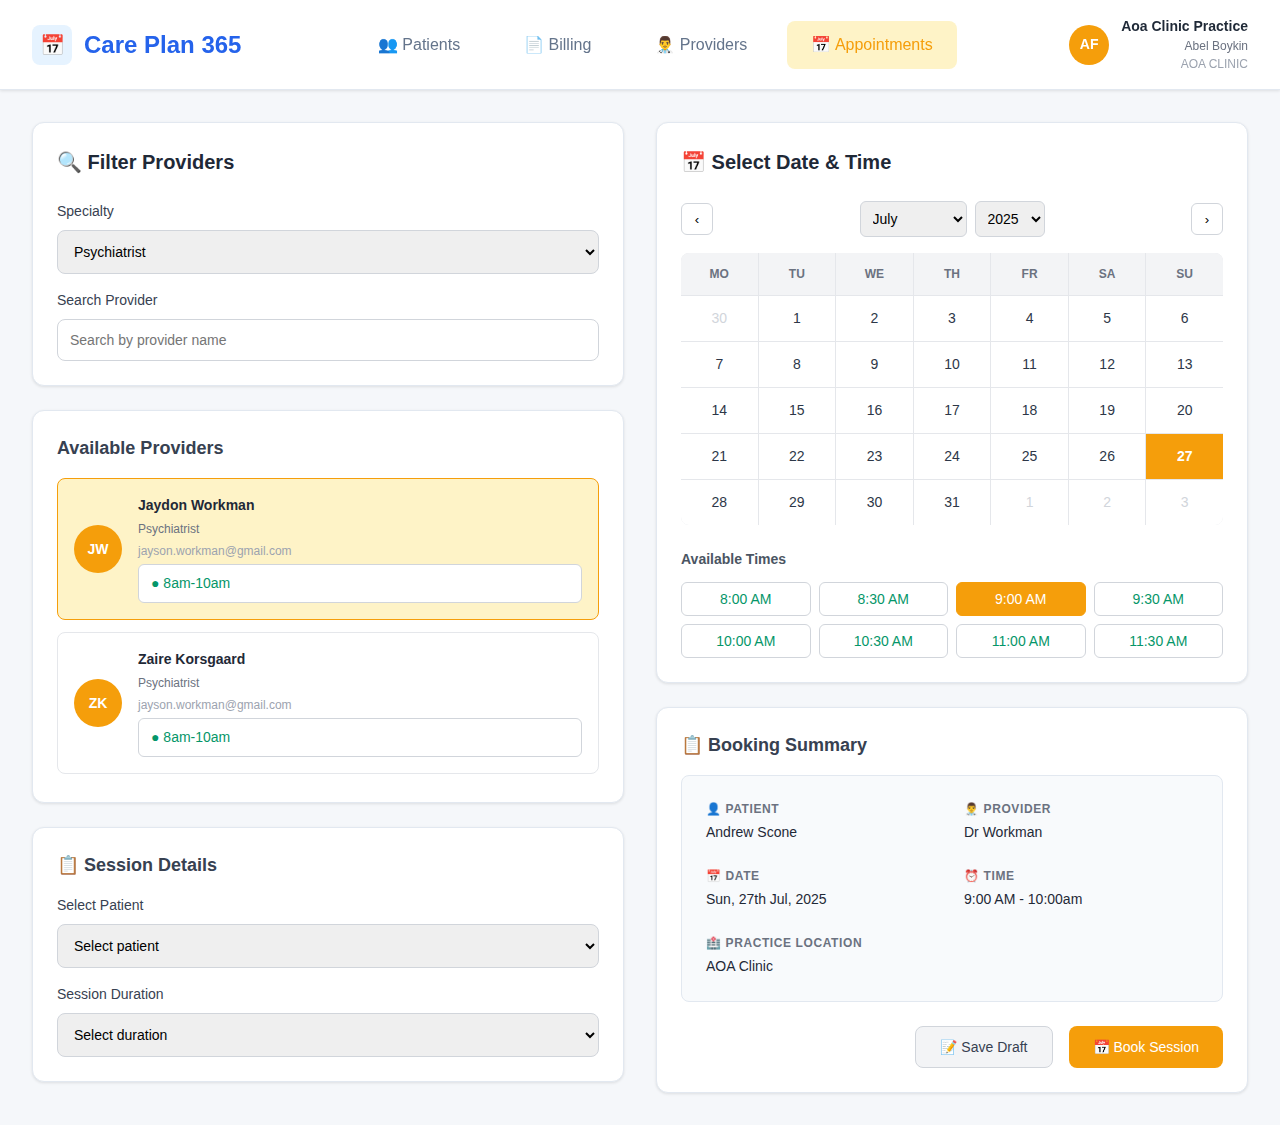
<file: index.html>
<!DOCTYPE html>
<html lang="en">
<head>
    <meta charset="UTF-8">
    <meta name="viewport" content="width=device-width, initial-scale=1.0">
    <title>Care Plan 365 - Unified Booking</title>
    <link rel="stylesheet" href="styles.css">
</head>
<body>
    <div class="app-container">
        <!-- Header -->
        <header class="header">
            <div class="header-content">
                <div class="logo">
                    <div class="logo-icon">📅</div>
                    <h1>Care Plan 365</h1>
                </div>
                <nav class="nav-tabs">
                    <a href="#" class="nav-tab">👥 Patients</a>
                    <a href="#" class="nav-tab">📄 Billing</a>
                    <a href="#" class="nav-tab">👨‍⚕️ Providers</a>
                    <a href="#" class="nav-tab active">📅 Appointments</a>
                </nav>
                <div class="user-info">
                    <span class="user-avatar">AF</span>
                    <div class="user-details">
                        <span class="clinic-name">Aoa Clinic Practice</span>
                        <span class="user-name">Abel Boykin</span>
                        <span class="clinic-code">AOA CLINIC</span>
                    </div>
                </div>
            </div>
        </header>

        <!-- Main Content -->
        <main class="main-content">
            <div class="unified-booking-container">
                <!-- Left Panel - Provider Selection & Session Details -->
                <div class="left-panel">
                    <div class="panel-section">
                        <h2>🔍 Filter Providers</h2>
                        <div class="filter-controls">
                            <div class="form-group">
                                <label>Specialty</label>
                                <select class="form-select">
                                    <option>Psychiatrist</option>
                                    <option>Cardiology</option>
                                    <option>Neurology</option>
                                </select>
                            </div>
                            <div class="form-group">
                                <label>Search Provider</label>
                                <input type="text" class="form-input" placeholder="Search by provider name">
                            </div>
                        </div>
                    </div>

                    <div class="panel-section">
                        <h3>Available Providers</h3>
                        <div class="providers-list">
                            <div class="provider-card active" data-provider="jaydon">
                                <div class="provider-avatar">JW</div>
                                <div class="provider-info">
                                    <h4>Jaydon Workman</h4>
                                    <span class="provider-specialty">Psychiatrist</span>
                                    <span class="provider-email">jayson.workman@gmail.com</span>
                                    <span class="time-slot">● 8am-10am</span>
                                </div>
                            </div>
                            <div class="provider-card" data-provider="zaire">
                                <div class="provider-avatar">ZK</div>
                                <div class="provider-info">
                                    <h4>Zaire Korsgaard</h4>
                                    <span class="provider-specialty">Psychiatrist</span>
                                    <span class="provider-email">jayson.workman@gmail.com</span>
                                    <span class="time-slot">● 8am-10am</span>
                                </div>
                            </div>
                            <div class="provider-card" data-provider="cooper">
                                <div class="provider-avatar">CR</div>
                                <div class="provider-info">
                                    <h4>Cooper Rosser</h4>
                                    <span class="provider-specialty">Psychiatrist</span>
                                    <span class="provider-email">jayson.workman@gmail.com</span>
                                    <span class="time-slot">● 8am-10am</span>
                                </div>
                            </div>
                            <div class="provider-card" data-provider="corey">
                                <div class="provider-avatar">CT</div>
                                <div class="provider-info">
                                    <h4>Corey Torff</h4>
                                    <span class="provider-specialty">Psychiatrist</span>
                                    <span class="provider-email">jayson.workman@gmail.com</span>
                                    <span class="time-slot">● 8am-10am</span>
                                </div>
                            </div>
                            <div class="provider-card" data-provider="rayna">
                                <div class="provider-avatar">RA</div>
                                <div class="provider-info">
                                    <h4>Rayna Passaquindici Arcand</h4>
                                    <span class="provider-specialty">Psychiatrist</span>
                                    <span class="provider-email">jayson.workman@gmail.com</span>
                                    <span class="time-slot">● 8am-10am</span>
                                </div>
                            </div>
                        </div>
                    </div>

                    <div class="panel-section">
                        <h3>📋 Session Details</h3>
                        <div class="session-controls">
                            <div class="form-group">
                                <label>Select Patient</label>
                                <select class="form-select">
                                    <option>Select patient</option>
                                    <option>Andrew Scone</option>
                                    <option>Sarah Johnson</option>
                                    <option>Michael Brown</option>
                                </select>
                            </div>
                            <div class="form-group">
                                <label>Session Duration</label>
                                <select class="form-select">
                                    <option>Select duration</option>
                                    <option>30 minutes</option>
                                    <option>45 minutes</option>
                                    <option>60 minutes</option>
                                </select>
                            </div>
                        </div>
                    </div>
                </div>

                <!-- Right Panel - Calendar & Booking Summary -->
                <div class="right-panel">
                    <div class="panel-section">
                        <h2>📅 Select Date & Time</h2>
                        <div class="calendar-container">
                            <div class="calendar-header">
                                <button class="calendar-nav" id="prevMonth">‹</button>
                                <div class="calendar-title">
                                    <select class="month-select">
                                        <option>July</option>
                                        <option>August</option>
                                        <option>September</option>
                                    </select>
                                    <select class="year-select">
                                        <option>2025</option>
                                        <option>2024</option>
                                    </select>
                                </div>
                                <button class="calendar-nav" id="nextMonth">›</button>
                            </div>
                            <div class="calendar-grid">
                                <div class="day-header">MO</div>
                                <div class="day-header">TU</div>
                                <div class="day-header">WE</div>
                                <div class="day-header">TH</div>
                                <div class="day-header">FR</div>
                                <div class="day-header">SA</div>
                                <div class="day-header">SU</div>
                                
                                <div class="day-cell inactive">30</div>
                                <div class="day-cell available" data-date="1">1</div>
                                <div class="day-cell available" data-date="2">2</div>
                                <div class="day-cell available" data-date="3">3</div>
                                <div class="day-cell available" data-date="4">4</div>
                                <div class="day-cell available" data-date="5">5</div>
                                <div class="day-cell available" data-date="6">6</div>
                                
                                <div class="day-cell available" data-date="7">7</div>
                                <div class="day-cell available" data-date="8">8</div>
                                <div class="day-cell available" data-date="9">9</div>
                                <div class="day-cell available" data-date="10">10</div>
                                <div class="day-cell available" data-date="11">11</div>
                                <div class="day-cell available" data-date="12">12</div>
                                <div class="day-cell available" data-date="13">13</div>
                                
                                <div class="day-cell available" data-date="14">14</div>
                                <div class="day-cell available" data-date="15">15</div>
                                <div class="day-cell available" data-date="16">16</div>
                                <div class="day-cell available" data-date="17">17</div>
                                <div class="day-cell available" data-date="18">18</div>
                                <div class="day-cell available" data-date="19">19</div>
                                <div class="day-cell available" data-date="20">20</div>
                                
                                <div class="day-cell available" data-date="21">21</div>
                                <div class="day-cell available" data-date="22">22</div>
                                <div class="day-cell available" data-date="23">23</div>
                                <div class="day-cell available" data-date="24">24</div>
                                <div class="day-cell available" data-date="25">25</div>
                                <div class="day-cell available" data-date="26">26</div>
                                <div class="day-cell available selected" data-date="27">27</div>
                                
                                <div class="day-cell available" data-date="28">28</div>
                                <div class="day-cell available" data-date="29">29</div>
                                <div class="day-cell available" data-date="30">30</div>
                                <div class="day-cell available" data-date="31">31</div>
                                <div class="day-cell inactive">1</div>
                                <div class="day-cell inactive">2</div>
                                <div class="day-cell inactive">3</div>
                            </div>
                        </div>
                        
                        <div class="time-slots">
                            <h4>Available Times</h4>
                            <div class="time-slot-grid">
                                <button class="time-slot">8:00 AM</button>
                                <button class="time-slot">8:30 AM</button>
                                <button class="time-slot active">9:00 AM</button>
                                <button class="time-slot">9:30 AM</button>
                                <button class="time-slot">10:00 AM</button>
                                <button class="time-slot">10:30 AM</button>
                                <button class="time-slot">11:00 AM</button>
                                <button class="time-slot">11:30 AM</button>
                            </div>
                        </div>
                    </div>

                    <div class="panel-section">
                        <h3>📋 Booking Summary</h3>
                        <div class="booking-summary">
                            <div class="summary-card">
                                <div class="summary-section">
                                    <h4>👤 Patient</h4>
                                    <p>Andrew Scone</p>
                                </div>
                                <div class="summary-section">
                                    <h4>👨‍⚕️ Provider</h4>
                                    <p>Dr Ethel Boykin</p>
                                </div>
                                <div class="summary-section">
                                    <h4>📅 Date</h4>
                                    <p>Mon, 27th April, 2025</p>
                                </div>
                                <div class="summary-section">
                                    <h4>⏰ Time</h4>
                                    <p>9:00am - 10:00am</p>
                                </div>
                                <div class="summary-section">
                                    <h4>🏥 Practice Location</h4>
                                    <p>AOA Clinic</p>
                                </div>
                            </div>
                            
                            <div class="action-buttons">
                                <button class="btn btn-secondary">📝 Save Draft</button>
                                <button class="btn btn-primary">📅 Book Session</button>
                            </div>
                        </div>
                    </div>
                </div>
            </div>
        </main>
    </div>

    <script src="script.js"></script>
</body>
</html>
</file>
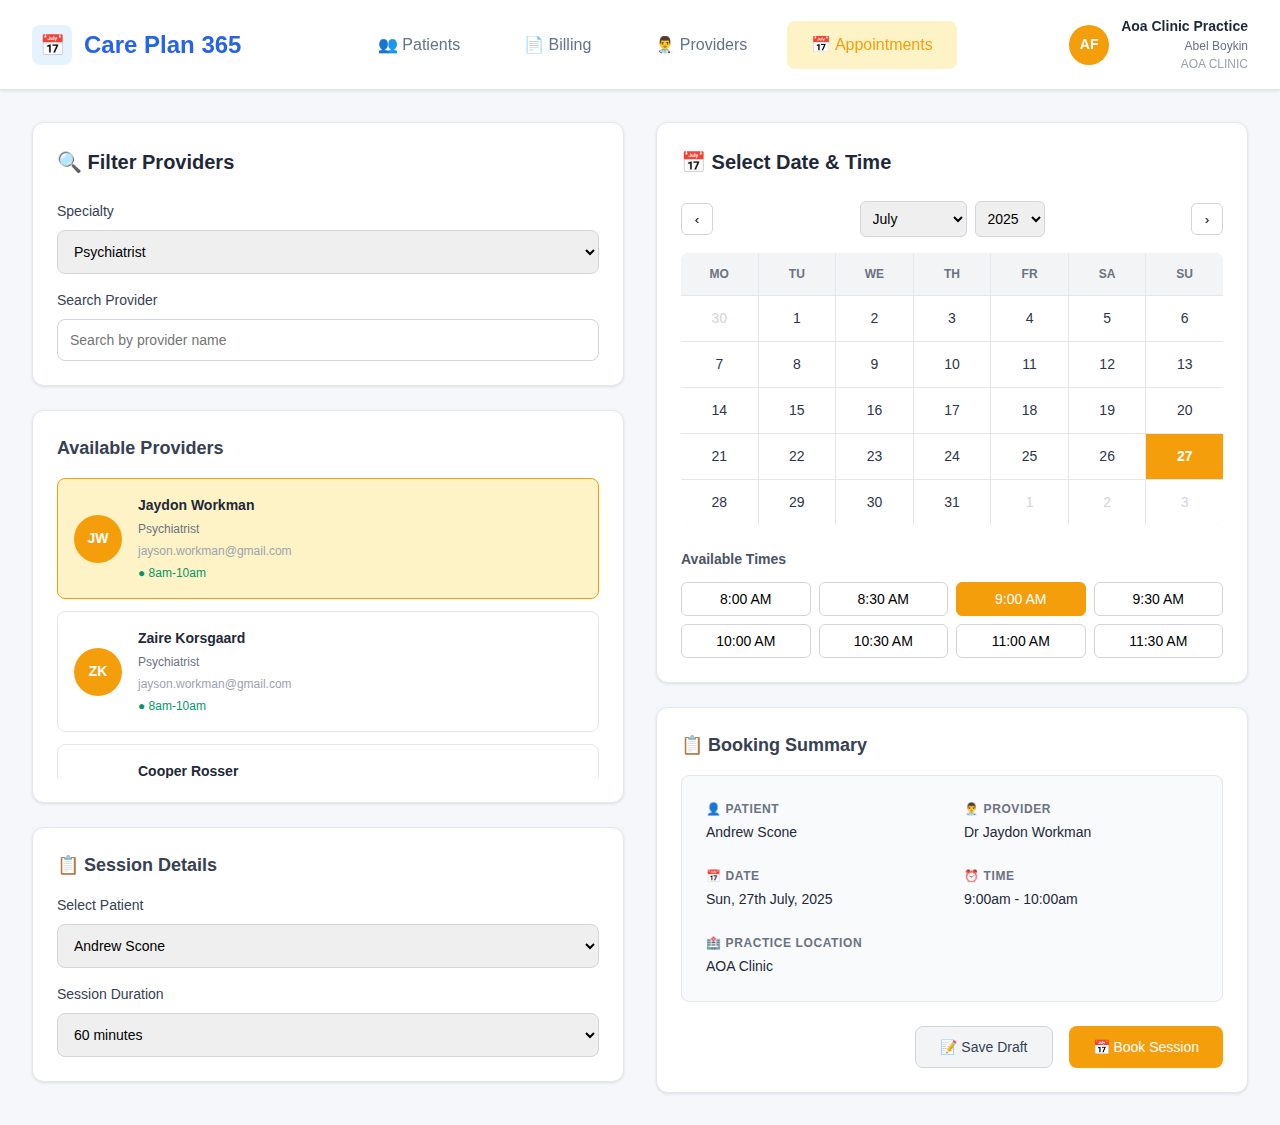
<file: standalone-booking.html>
<!DOCTYPE html>
<html lang="en">
<head>
    <meta charset="UTF-8">
    <meta name="viewport" content="width=device-width, initial-scale=1.0">
    <title>Care Plan 365 - Unified Booking Preview</title>
    <style>
        * {
            margin: 0;
            padding: 0;
            box-sizing: border-box;
        }
        
        body {
            font-family: -apple-system, BlinkMacSystemFont, 'Segoe UI', Roboto, Oxygen, Ubuntu, Cantarell, sans-serif;
            background-color: #f5f7fa;
            color: #2d3748;
            line-height: 1.5;
        }
        
        .app-container {
            min-height: 100vh;
            display: flex;
            flex-direction: column;
        }
        
        /* Header Styles */
        .header {
            background: white;
            border-bottom: 1px solid #e2e8f0;
            box-shadow: 0 1px 3px rgba(0, 0, 0, 0.1);
            position: sticky;
            top: 0;
            z-index: 100;
        }
        
        .header-content {
            display: flex;
            align-items: center;
            justify-content: space-between;
            padding: 1rem 2rem;
            max-width: 1400px;
            margin: 0 auto;
        }
        
        .logo {
            display: flex;
            align-items: center;
            gap: 0.75rem;
        }
        
        .logo-icon {
            width: 40px;
            height: 40px;
            background: #e6f3ff;
            border-radius: 8px;
            display: flex;
            align-items: center;
            justify-content: center;
            font-size: 1.25rem;
        }
        
        .logo h1 {
            color: #2563eb;
            font-size: 1.5rem;
            font-weight: 600;
        }
        
        .nav-tabs {
            display: flex;
            gap: 1rem;
        }
        
        .nav-tab {
            padding: 0.75rem 1.5rem;
            text-decoration: none;
            color: #64748b;
            border-radius: 8px;
            font-weight: 500;
            transition: all 0.2s;
        }
        
        .nav-tab:hover {
            background: #f1f5f9;
            color: #334155;
        }
        
        .nav-tab.active {
            background: #fef3c7;
            color: #f59e0b;
        }
        
        .user-info {
            display: flex;
            align-items: center;
            gap: 0.75rem;
        }
        
        .user-avatar {
            width: 40px;
            height: 40px;
            background: #f59e0b;
            color: white;
            border-radius: 50%;
            display: flex;
            align-items: center;
            justify-content: center;
            font-weight: 600;
            font-size: 0.875rem;
        }
        
        .user-details {
            display: flex;
            flex-direction: column;
            align-items: flex-end;
        }
        
        .clinic-name {
            font-weight: 600;
            color: #1f2937;
            font-size: 0.875rem;
        }
        
        .user-name {
            color: #6b7280;
            font-size: 0.75rem;
        }
        
        .clinic-code {
            color: #9ca3af;
            font-size: 0.75rem;
            font-weight: 500;
        }
        
        /* Main Content */
        .main-content {
            flex: 1;
            padding: 2rem;
            max-width: 1400px;
            margin: 0 auto;
            width: 100%;
        }
        
        .unified-booking-container {
            display: grid;
            grid-template-columns: 1fr 1fr;
            gap: 2rem;
            height: 100%;
        }
        
        /* Panel Styles */
        .left-panel, .right-panel {
            display: flex;
            flex-direction: column;
            gap: 1.5rem;
        }
        
        .panel-section {
            background: white;
            border-radius: 12px;
            padding: 1.5rem;
            box-shadow: 0 1px 3px rgba(0, 0, 0, 0.1);
            border: 1px solid #e2e8f0;
        }
        
        .panel-section h2 {
            color: #1f2937;
            font-size: 1.25rem;
            font-weight: 600;
            margin-bottom: 1.5rem;
            display: flex;
            align-items: center;
            gap: 0.5rem;
        }
        
        .panel-section h3 {
            color: #374151;
            font-size: 1.125rem;
            font-weight: 600;
            margin-bottom: 1rem;
        }
        
        .panel-section h4 {
            color: #4b5563;
            font-size: 0.875rem;
            font-weight: 600;
            margin-bottom: 0.75rem;
        }
        
        /* Form Controls */
        .filter-controls, .session-controls {
            display: flex;
            flex-direction: column;
            gap: 1rem;
        }
        
        .form-group {
            display: flex;
            flex-direction: column;
            gap: 0.5rem;
        }
        
        .form-group label {
            font-weight: 500;
            color: #374151;
            font-size: 0.875rem;
        }
        
        .form-select, .form-input {
            padding: 0.75rem;
            border: 1px solid #d1d5db;
            border-radius: 8px;
            font-size: 0.875rem;
            transition: border-color 0.2s;
        }
        
        .form-select:focus, .form-input:focus {
            outline: none;
            border-color: #3b82f6;
            box-shadow: 0 0 0 3px rgba(59, 130, 246, 0.1);
        }
        
        /* Provider Cards */
        .providers-list {
            display: flex;
            flex-direction: column;
            gap: 0.75rem;
            max-height: 300px;
            overflow-y: auto;
        }
        
        .provider-card {
            display: flex;
            align-items: center;
            gap: 1rem;
            padding: 1rem;
            border: 1px solid #e5e7eb;
            border-radius: 8px;
            cursor: pointer;
            transition: all 0.2s;
        }
        
        .provider-card:hover {
            border-color: #d1d5db;
            background: #f9fafb;
        }
        
        .provider-card.active {
            border-color: #f59e0b;
            background: #fef3c7;
        }
        
        .provider-avatar {
            width: 48px;
            height: 48px;
            border-radius: 50%;
            background: #f59e0b;
            color: white;
            display: flex;
            align-items: center;
            justify-content: center;
            font-weight: 600;
            font-size: 0.875rem;
        }
        
        .provider-info {
            flex: 1;
            display: flex;
            flex-direction: column;
            gap: 0.25rem;
        }
        
        .provider-info h4 {
            color: #1f2937;
            font-size: 0.875rem;
            font-weight: 600;
            margin: 0;
        }
        
        .provider-specialty {
            color: #6b7280;
            font-size: 0.75rem;
        }
        
        .provider-email {
            color: #9ca3af;
            font-size: 0.75rem;
        }
        
        .time-slot {
            color: #059669;
            font-size: 0.75rem;
            font-weight: 500;
        }
        
        /* Calendar Styles */
        .calendar-container {
            margin-bottom: 1.5rem;
        }
        
        .calendar-header {
            display: flex;
            align-items: center;
            justify-content: space-between;
            margin-bottom: 1rem;
        }
        
        .calendar-title {
            display: flex;
            gap: 0.5rem;
        }
        
        .month-select, .year-select {
            padding: 0.5rem;
            border: 1px solid #d1d5db;
            border-radius: 6px;
            font-size: 0.875rem;
        }
        
        .calendar-nav {
            width: 32px;
            height: 32px;
            border: 1px solid #d1d5db;
            border-radius: 6px;
            background: white;
            display: flex;
            align-items: center;
            justify-content: center;
            cursor: pointer;
            transition: all 0.2s;
        }
        
        .calendar-nav:hover {
            background: #f3f4f6;
        }
        
        .calendar-grid {
            display: grid;
            grid-template-columns: repeat(7, 1fr);
            gap: 1px;
            background: #e5e7eb;
            border-radius: 8px;
            overflow: hidden;
        }
        
        .day-header {
            background: #f3f4f6;
            color: #6b7280;
            font-size: 0.75rem;
            font-weight: 600;
            padding: 0.75rem;
            text-align: center;
        }
        
        .day-cell {
            background: white;
            padding: 0.75rem;
            text-align: center;
            cursor: pointer;
            transition: all 0.2s;
            font-size: 0.875rem;
            min-height: 40px;
            display: flex;
            align-items: center;
            justify-content: center;
        }
        
        .day-cell.inactive {
            color: #d1d5db;
            cursor: not-allowed;
        }
        
        .day-cell.available:hover {
            background: #fef3c7;
        }
        
        .day-cell.selected {
            background: #f59e0b;
            color: white;
            font-weight: 600;
        }
        
        /* Time Slots */
        .time-slots {
            margin-top: 1.5rem;
        }
        
        .time-slot-grid {
            display: grid;
            grid-template-columns: repeat(4, 1fr);
            gap: 0.5rem;
        }
        
        .time-slot-btn {
            padding: 0.5rem 0.75rem;
            border: 1px solid #d1d5db;
            border-radius: 6px;
            background: white;
            cursor: pointer;
            font-size: 0.875rem;
            transition: all 0.2s;
        }
        
        .time-slot-btn:hover {
            border-color: #f59e0b;
            background: #fef3c7;
        }
        
        .time-slot-btn.active {
            background: #f59e0b;
            color: white;
            border-color: #f59e0b;
        }
        
        /* Booking Summary */
        .booking-summary {
            display: flex;
            flex-direction: column;
            gap: 1.5rem;
        }
        
        .summary-card {
            display: grid;
            grid-template-columns: 1fr 1fr;
            gap: 1.5rem;
            padding: 1.5rem;
            background: #f8fafc;
            border-radius: 8px;
            border: 1px solid #e2e8f0;
        }
        
        .summary-section {
            display: flex;
            flex-direction: column;
            gap: 0.25rem;
        }
        
        .summary-section h4 {
            color: #6b7280;
            font-size: 0.75rem;
            font-weight: 600;
            text-transform: uppercase;
            letter-spacing: 0.05em;
            margin: 0;
        }
        
        .summary-section p {
            color: #1f2937;
            font-size: 0.875rem;
            font-weight: 500;
            margin: 0;
        }
        
        /* Action Buttons */
        .action-buttons {
            display: flex;
            gap: 1rem;
            justify-content: flex-end;
        }
        
        .btn {
            padding: 0.75rem 1.5rem;
            border-radius: 8px;
            font-weight: 500;
            font-size: 0.875rem;
            cursor: pointer;
            transition: all 0.2s;
            border: none;
            display: flex;
            align-items: center;
            gap: 0.5rem;
        }
        
        .btn-secondary {
            background: #f3f4f6;
            color: #374151;
            border: 1px solid #d1d5db;
        }
        
        .btn-secondary:hover {
            background: #e5e7eb;
        }
        
        .btn-primary {
            background: #f59e0b;
            color: white;
        }
        
        .btn-primary:hover {
            background: #d97706;
        }
        
        /* Responsive Design */
        @media (max-width: 1024px) {
            .unified-booking-container {
                grid-template-columns: 1fr;
                gap: 1.5rem;
            }
            
            .main-content {
                padding: 1rem;
            }
            
            .header-content {
                padding: 1rem;
            }
            
            .nav-tabs {
                display: none;
            }
            
            .summary-card {
                grid-template-columns: 1fr;
                gap: 1rem;
            }
            
            .action-buttons {
                flex-direction: column;
            }
        }
        
        @media (max-width: 768px) {
            .time-slot-grid {
                grid-template-columns: repeat(2, 1fr);
            }
            
            .calendar-grid {
                gap: 0;
            }
            
            .day-cell {
                padding: 0.5rem;
                min-height: 35px;
                font-size: 0.75rem;
            }
            
            .user-details {
                display: none;
            }
        }
    </style>
</head>
<body>
    <div class="app-container">
        <!-- Header -->
        <header class="header">
            <div class="header-content">
                <div class="logo">
                    <div class="logo-icon">📅</div>
                    <h1>Care Plan 365</h1>
                </div>
                <nav class="nav-tabs">
                    <a href="#" class="nav-tab">👥 Patients</a>
                    <a href="#" class="nav-tab">📄 Billing</a>
                    <a href="#" class="nav-tab">👨‍⚕️ Providers</a>
                    <a href="#" class="nav-tab active">📅 Appointments</a>
                </nav>
                <div class="user-info">
                    <span class="user-avatar">AF</span>
                    <div class="user-details">
                        <span class="clinic-name">Aoa Clinic Practice</span>
                        <span class="user-name">Abel Boykin</span>
                        <span class="clinic-code">AOA CLINIC</span>
                    </div>
                </div>
            </div>
        </header>

        <!-- Main Content -->
        <main class="main-content">
            <div class="unified-booking-container">
                <!-- Left Panel - Provider Selection & Session Details -->
                <div class="left-panel">
                    <div class="panel-section">
                        <h2>🔍 Filter Providers</h2>
                        <div class="filter-controls">
                            <div class="form-group">
                                <label>Specialty</label>
                                <select class="form-select">
                                    <option>Psychiatrist</option>
                                    <option>Cardiology</option>
                                    <option>Neurology</option>
                                </select>
                            </div>
                            <div class="form-group">
                                <label>Search Provider</label>
                                <input type="text" class="form-input" placeholder="Search by provider name">
                            </div>
                        </div>
                    </div>

                    <div class="panel-section">
                        <h3>Available Providers</h3>
                        <div class="providers-list">
                            <div class="provider-card active">
                                <div class="provider-avatar">JW</div>
                                <div class="provider-info">
                                    <h4>Jaydon Workman</h4>
                                    <span class="provider-specialty">Psychiatrist</span>
                                    <span class="provider-email">jayson.workman@gmail.com</span>
                                    <span class="time-slot">● 8am-10am</span>
                                </div>
                            </div>
                            <div class="provider-card">
                                <div class="provider-avatar">ZK</div>
                                <div class="provider-info">
                                    <h4>Zaire Korsgaard</h4>
                                    <span class="provider-specialty">Psychiatrist</span>
                                    <span class="provider-email">jayson.workman@gmail.com</span>
                                    <span class="time-slot">● 8am-10am</span>
                                </div>
                            </div>
                            <div class="provider-card">
                                <div class="provider-avatar">CR</div>
                                <div class="provider-info">
                                    <h4>Cooper Rosser</h4>
                                    <span class="provider-specialty">Psychiatrist</span>
                                    <span class="provider-email">jayson.workman@gmail.com</span>
                                    <span class="time-slot">● 8am-10am</span>
                                </div>
                            </div>
                            <div class="provider-card">
                                <div class="provider-avatar">CT</div>
                                <div class="provider-info">
                                    <h4>Corey Torff</h4>
                                    <span class="provider-specialty">Psychiatrist</span>
                                    <span class="provider-email">jayson.workman@gmail.com</span>
                                    <span class="time-slot">● 8am-10am</span>
                                </div>
                            </div>
                            <div class="provider-card">
                                <div class="provider-avatar">RA</div>
                                <div class="provider-info">
                                    <h4>Rayna Passaquindici Arcand</h4>
                                    <span class="provider-specialty">Psychiatrist</span>
                                    <span class="provider-email">jayson.workman@gmail.com</span>
                                    <span class="time-slot">● 8am-10am</span>
                                </div>
                            </div>
                        </div>
                    </div>

                    <div class="panel-section">
                        <h3>📋 Session Details</h3>
                        <div class="session-controls">
                            <div class="form-group">
                                <label>Select Patient</label>
                                <select class="form-select">
                                    <option>Andrew Scone</option>
                                    <option>Sarah Johnson</option>
                                    <option>Michael Brown</option>
                                </select>
                            </div>
                            <div class="form-group">
                                <label>Session Duration</label>
                                <select class="form-select">
                                    <option>60 minutes</option>
                                    <option>30 minutes</option>
                                    <option>45 minutes</option>
                                </select>
                            </div>
                        </div>
                    </div>
                </div>

                <!-- Right Panel - Calendar & Booking Summary -->
                <div class="right-panel">
                    <div class="panel-section">
                        <h2>📅 Select Date & Time</h2>
                        <div class="calendar-container">
                            <div class="calendar-header">
                                <button class="calendar-nav">‹</button>
                                <div class="calendar-title">
                                    <select class="month-select">
                                        <option>July</option>
                                        <option>August</option>
                                        <option>September</option>
                                    </select>
                                    <select class="year-select">
                                        <option>2025</option>
                                        <option>2024</option>
                                    </select>
                                </div>
                                <button class="calendar-nav">›</button>
                            </div>
                            <div class="calendar-grid">
                                <div class="day-header">MO</div>
                                <div class="day-header">TU</div>
                                <div class="day-header">WE</div>
                                <div class="day-header">TH</div>
                                <div class="day-header">FR</div>
                                <div class="day-header">SA</div>
                                <div class="day-header">SU</div>
                                
                                <div class="day-cell inactive">30</div>
                                <div class="day-cell available">1</div>
                                <div class="day-cell available">2</div>
                                <div class="day-cell available">3</div>
                                <div class="day-cell available">4</div>
                                <div class="day-cell available">5</div>
                                <div class="day-cell available">6</div>
                                
                                <div class="day-cell available">7</div>
                                <div class="day-cell available">8</div>
                                <div class="day-cell available">9</div>
                                <div class="day-cell available">10</div>
                                <div class="day-cell available">11</div>
                                <div class="day-cell available">12</div>
                                <div class="day-cell available">13</div>
                                
                                <div class="day-cell available">14</div>
                                <div class="day-cell available">15</div>
                                <div class="day-cell available">16</div>
                                <div class="day-cell available">17</div>
                                <div class="day-cell available">18</div>
                                <div class="day-cell available">19</div>
                                <div class="day-cell available">20</div>
                                
                                <div class="day-cell available">21</div>
                                <div class="day-cell available">22</div>
                                <div class="day-cell available">23</div>
                                <div class="day-cell available">24</div>
                                <div class="day-cell available">25</div>
                                <div class="day-cell available">26</div>
                                <div class="day-cell selected">27</div>
                                
                                <div class="day-cell available">28</div>
                                <div class="day-cell available">29</div>
                                <div class="day-cell available">30</div>
                                <div class="day-cell available">31</div>
                                <div class="day-cell inactive">1</div>
                                <div class="day-cell inactive">2</div>
                                <div class="day-cell inactive">3</div>
                            </div>
                        </div>
                        
                        <div class="time-slots">
                            <h4>Available Times</h4>
                            <div class="time-slot-grid">
                                <button class="time-slot-btn">8:00 AM</button>
                                <button class="time-slot-btn">8:30 AM</button>
                                <button class="time-slot-btn active">9:00 AM</button>
                                <button class="time-slot-btn">9:30 AM</button>
                                <button class="time-slot-btn">10:00 AM</button>
                                <button class="time-slot-btn">10:30 AM</button>
                                <button class="time-slot-btn">11:00 AM</button>
                                <button class="time-slot-btn">11:30 AM</button>
                            </div>
                        </div>
                    </div>

                    <div class="panel-section">
                        <h3>📋 Booking Summary</h3>
                        <div class="booking-summary">
                            <div class="summary-card">
                                <div class="summary-section">
                                    <h4>👤 Patient</h4>
                                    <p>Andrew Scone</p>
                                </div>
                                <div class="summary-section">
                                    <h4>👨‍⚕️ Provider</h4>
                                    <p>Dr Jaydon Workman</p>
                                </div>
                                <div class="summary-section">
                                    <h4>📅 Date</h4>
                                    <p>Sun, 27th July, 2025</p>
                                </div>
                                <div class="summary-section">
                                    <h4>⏰ Time</h4>
                                    <p>9:00am - 10:00am</p>
                                </div>
                                <div class="summary-section">
                                    <h4>🏥 Practice Location</h4>
                                    <p>AOA Clinic</p>
                                </div>
                            </div>
                            
                            <div class="action-buttons">
                                <button class="btn btn-secondary">📝 Save Draft</button>
                                <button class="btn btn-primary">📅 Book Session</button>
                            </div>
                        </div>
                    </div>
                </div>
            </div>
        </main>
    </div>

    <script>
        // Simple interactivity for the preview
        document.addEventListener('DOMContentLoaded', function() {
            // Provider selection
            const providerCards = document.querySelectorAll('.provider-card');
            providerCards.forEach(card => {
                card.addEventListener('click', function() {
                    providerCards.forEach(c => c.classList.remove('active'));
                    this.classList.add('active');
                });
            });

            // Calendar day selection
            const dayCells = document.querySelectorAll('.day-cell.available');
            dayCells.forEach(cell => {
                cell.addEventListener('click', function() {
                    dayCells.forEach(c => c.classList.remove('selected'));
                    this.classList.add('selected');
                });
            });

            // Time slot selection
            const timeSlots = document.querySelectorAll('.time-slot-btn');
            timeSlots.forEach(slot => {
                slot.addEventListener('click', function() {
                    timeSlots.forEach(s => s.classList.remove('active'));
                    this.classList.add('active');
                });
            });

            // Button interactions
            document.querySelector('.btn-primary').addEventListener('click', function() {
                alert('🎉 Session booking feature would be activated here!');
            });

            document.querySelector('.btn-secondary').addEventListener('click', function() {
                alert('💾 Draft saved successfully!');
            });
        });
    </script>
</body>
</html>
</file>
<file: styles.css>
* {
    margin: 0;
    padding: 0;
    box-sizing: border-box;
}

body {
    font-family: -apple-system, BlinkMacSystemFont, 'Segoe UI', Roboto, Oxygen, Ubuntu, Cantarell, sans-serif;
    background-color: #f5f7fa;
    color: #2d3748;
    line-height: 1.5;
}

.app-container {
    min-height: 100vh;
    display: flex;
    flex-direction: column;
}

/* Header Styles */
.header {
    background: white;
    border-bottom: 1px solid #e2e8f0;
    box-shadow: 0 1px 3px rgba(0, 0, 0, 0.1);
    position: sticky;
    top: 0;
    z-index: 100;
}

.header-content {
    display: flex;
    align-items: center;
    justify-content: space-between;
    padding: 1rem 2rem;
    max-width: 1400px;
    margin: 0 auto;
}

.logo {
    display: flex;
    align-items: center;
    gap: 0.75rem;
}

.logo-icon {
    width: 40px;
    height: 40px;
    background: #e6f3ff;
    border-radius: 8px;
    display: flex;
    align-items: center;
    justify-content: center;
    font-size: 1.25rem;
}

.logo h1 {
    color: #2563eb;
    font-size: 1.5rem;
    font-weight: 600;
}

.nav-tabs {
    display: flex;
    gap: 1rem;
}

.nav-tab {
    padding: 0.75rem 1.5rem;
    text-decoration: none;
    color: #64748b;
    border-radius: 8px;
    font-weight: 500;
    transition: all 0.2s;
}

.nav-tab:hover {
    background: #f1f5f9;
    color: #334155;
}

.nav-tab.active {
    background: #fef3c7;
    color: #f59e0b;
}

.user-info {
    display: flex;
    align-items: center;
    gap: 0.75rem;
}

.user-avatar {
    width: 40px;
    height: 40px;
    background: #f59e0b;
    color: white;
    border-radius: 50%;
    display: flex;
    align-items: center;
    justify-content: center;
    font-weight: 600;
    font-size: 0.875rem;
}

.user-details {
    display: flex;
    flex-direction: column;
    align-items: flex-end;
}

.clinic-name {
    font-weight: 600;
    color: #1f2937;
    font-size: 0.875rem;
}

.user-name {
    color: #6b7280;
    font-size: 0.75rem;
}

.clinic-code {
    color: #9ca3af;
    font-size: 0.75rem;
    font-weight: 500;
}

/* Main Content */
.main-content {
    flex: 1;
    padding: 2rem;
    max-width: 1400px;
    margin: 0 auto;
    width: 100%;
}

.unified-booking-container {
    display: grid;
    grid-template-columns: 1fr 1fr;
    gap: 2rem;
    height: 100%;
}

/* Panel Styles */
.left-panel, .right-panel {
    display: flex;
    flex-direction: column;
    gap: 1.5rem;
}

.panel-section {
    background: white;
    border-radius: 12px;
    padding: 1.5rem;
    box-shadow: 0 1px 3px rgba(0, 0, 0, 0.1);
    border: 1px solid #e2e8f0;
}

.panel-section h2 {
    color: #1f2937;
    font-size: 1.25rem;
    font-weight: 600;
    margin-bottom: 1.5rem;
    display: flex;
    align-items: center;
    gap: 0.5rem;
}

.panel-section h3 {
    color: #374151;
    font-size: 1.125rem;
    font-weight: 600;
    margin-bottom: 1rem;
}

.panel-section h4 {
    color: #4b5563;
    font-size: 0.875rem;
    font-weight: 600;
    margin-bottom: 0.75rem;
}

/* Form Controls */
.filter-controls, .session-controls {
    display: flex;
    flex-direction: column;
    gap: 1rem;
}

.form-group {
    display: flex;
    flex-direction: column;
    gap: 0.5rem;
}

.form-group label {
    font-weight: 500;
    color: #374151;
    font-size: 0.875rem;
}

.form-select, .form-input {
    padding: 0.75rem;
    border: 1px solid #d1d5db;
    border-radius: 8px;
    font-size: 0.875rem;
    transition: border-color 0.2s;
}

.form-select:focus, .form-input:focus {
    outline: none;
    border-color: #3b82f6;
    box-shadow: 0 0 0 3px rgba(59, 130, 246, 0.1);
}

/* Provider Cards */
.providers-list {
    display: flex;
    flex-direction: column;
    gap: 0.75rem;
    max-height: 300px;
    overflow-y: auto;
}

.provider-card {
    display: flex;
    align-items: center;
    gap: 1rem;
    padding: 1rem;
    border: 1px solid #e5e7eb;
    border-radius: 8px;
    cursor: pointer;
    transition: all 0.2s;
}

.provider-card:hover {
    border-color: #d1d5db;
    background: #f9fafb;
}

.provider-card.active {
    border-color: #f59e0b;
    background: #fef3c7;
}

.provider-avatar {
    width: 48px;
    height: 48px;
    border-radius: 50%;
    background: #f59e0b;
    color: white;
    display: flex;
    align-items: center;
    justify-content: center;
    font-weight: 600;
    font-size: 0.875rem;
}

.provider-info {
    flex: 1;
    display: flex;
    flex-direction: column;
    gap: 0.25rem;
}

.provider-info h4 {
    color: #1f2937;
    font-size: 0.875rem;
    font-weight: 600;
    margin: 0;
}

.provider-specialty {
    color: #6b7280;
    font-size: 0.75rem;
}

.provider-email {
    color: #9ca3af;
    font-size: 0.75rem;
}

.time-slot {
    color: #059669;
    font-size: 0.75rem;
    font-weight: 500;
}

/* Calendar Styles */
.calendar-container {
    margin-bottom: 1.5rem;
}

.calendar-header {
    display: flex;
    align-items: center;
    justify-content: space-between;
    margin-bottom: 1rem;
}

.calendar-title {
    display: flex;
    gap: 0.5rem;
}

.month-select, .year-select {
    padding: 0.5rem;
    border: 1px solid #d1d5db;
    border-radius: 6px;
    font-size: 0.875rem;
}

.calendar-nav {
    width: 32px;
    height: 32px;
    border: 1px solid #d1d5db;
    border-radius: 6px;
    background: white;
    display: flex;
    align-items: center;
    justify-content: center;
    cursor: pointer;
    transition: all 0.2s;
}

.calendar-nav:hover {
    background: #f3f4f6;
}

.calendar-grid {
    display: grid;
    grid-template-columns: repeat(7, 1fr);
    gap: 1px;
    background: #e5e7eb;
    border-radius: 8px;
    overflow: hidden;
}

.day-header {
    background: #f3f4f6;
    color: #6b7280;
    font-size: 0.75rem;
    font-weight: 600;
    padding: 0.75rem;
    text-align: center;
}

.day-cell {
    background: white;
    padding: 0.75rem;
    text-align: center;
    cursor: pointer;
    transition: all 0.2s;
    font-size: 0.875rem;
    min-height: 40px;
    display: flex;
    align-items: center;
    justify-content: center;
}

.day-cell.inactive {
    color: #d1d5db;
    cursor: not-allowed;
}

.day-cell.available:hover {
    background: #fef3c7;
}

.day-cell.selected {
    background: #f59e0b;
    color: white;
    font-weight: 600;
}

/* Time Slots */
.time-slot-grid {
    display: grid;
    grid-template-columns: repeat(4, 1fr);
    gap: 0.5rem;
}

.time-slot {
    padding: 0.5rem 0.75rem;
    border: 1px solid #d1d5db;
    border-radius: 6px;
    background: white;
    cursor: pointer;
    font-size: 0.875rem;
    transition: all 0.2s;
}

.time-slot:hover {
    border-color: #f59e0b;
    background: #fef3c7;
}

.time-slot.active {
    background: #f59e0b;
    color: white;
    border-color: #f59e0b;
}

/* Booking Summary */
.booking-summary {
    display: flex;
    flex-direction: column;
    gap: 1.5rem;
}

.summary-card {
    display: grid;
    grid-template-columns: 1fr 1fr;
    gap: 1.5rem;
    padding: 1.5rem;
    background: #f8fafc;
    border-radius: 8px;
    border: 1px solid #e2e8f0;
}

.summary-section {
    display: flex;
    flex-direction: column;
    gap: 0.25rem;
}

.summary-section h4 {
    color: #6b7280;
    font-size: 0.75rem;
    font-weight: 600;
    text-transform: uppercase;
    letter-spacing: 0.05em;
    margin: 0;
}

.summary-section p {
    color: #1f2937;
    font-size: 0.875rem;
    font-weight: 500;
    margin: 0;
}

/* Action Buttons */
.action-buttons {
    display: flex;
    gap: 1rem;
    justify-content: flex-end;
}

.btn {
    padding: 0.75rem 1.5rem;
    border-radius: 8px;
    font-weight: 500;
    font-size: 0.875rem;
    cursor: pointer;
    transition: all 0.2s;
    border: none;
    display: flex;
    align-items: center;
    gap: 0.5rem;
}

.btn-secondary {
    background: #f3f4f6;
    color: #374151;
    border: 1px solid #d1d5db;
}

.btn-secondary:hover {
    background: #e5e7eb;
}

.btn-primary {
    background: #f59e0b;
    color: white;
}

.btn-primary:hover {
    background: #d97706;
}

/* Responsive Design */
@media (max-width: 1024px) {
    .unified-booking-container {
        grid-template-columns: 1fr;
        gap: 1.5rem;
    }
    
    .main-content {
        padding: 1rem;
    }
    
    .header-content {
        padding: 1rem;
    }
    
    .nav-tabs {
        display: none;
    }
    
    .summary-card {
        grid-template-columns: 1fr;
        gap: 1rem;
    }
    
    .action-buttons {
        flex-direction: column;
    }
}

@media (max-width: 768px) {
    .time-slot-grid {
        grid-template-columns: repeat(2, 1fr);
    }
    
    .calendar-grid {
        gap: 0;
    }
    
    .day-cell {
        padding: 0.5rem;
        min-height: 35px;
        font-size: 0.75rem;
    }
    
    .user-details {
        display: none;
    }
}

/* Scrollbar Styling */
.providers-list::-webkit-scrollbar {
    width: 6px;
}

.providers-list::-webkit-scrollbar-track {
    background: #f1f5f9;
    border-radius: 3px;
}

.providers-list::-webkit-scrollbar-thumb {
    background: #cbd5e1;
    border-radius: 3px;
}

.providers-list::-webkit-scrollbar-thumb:hover {
    background: #94a3b8;
}
</file>
